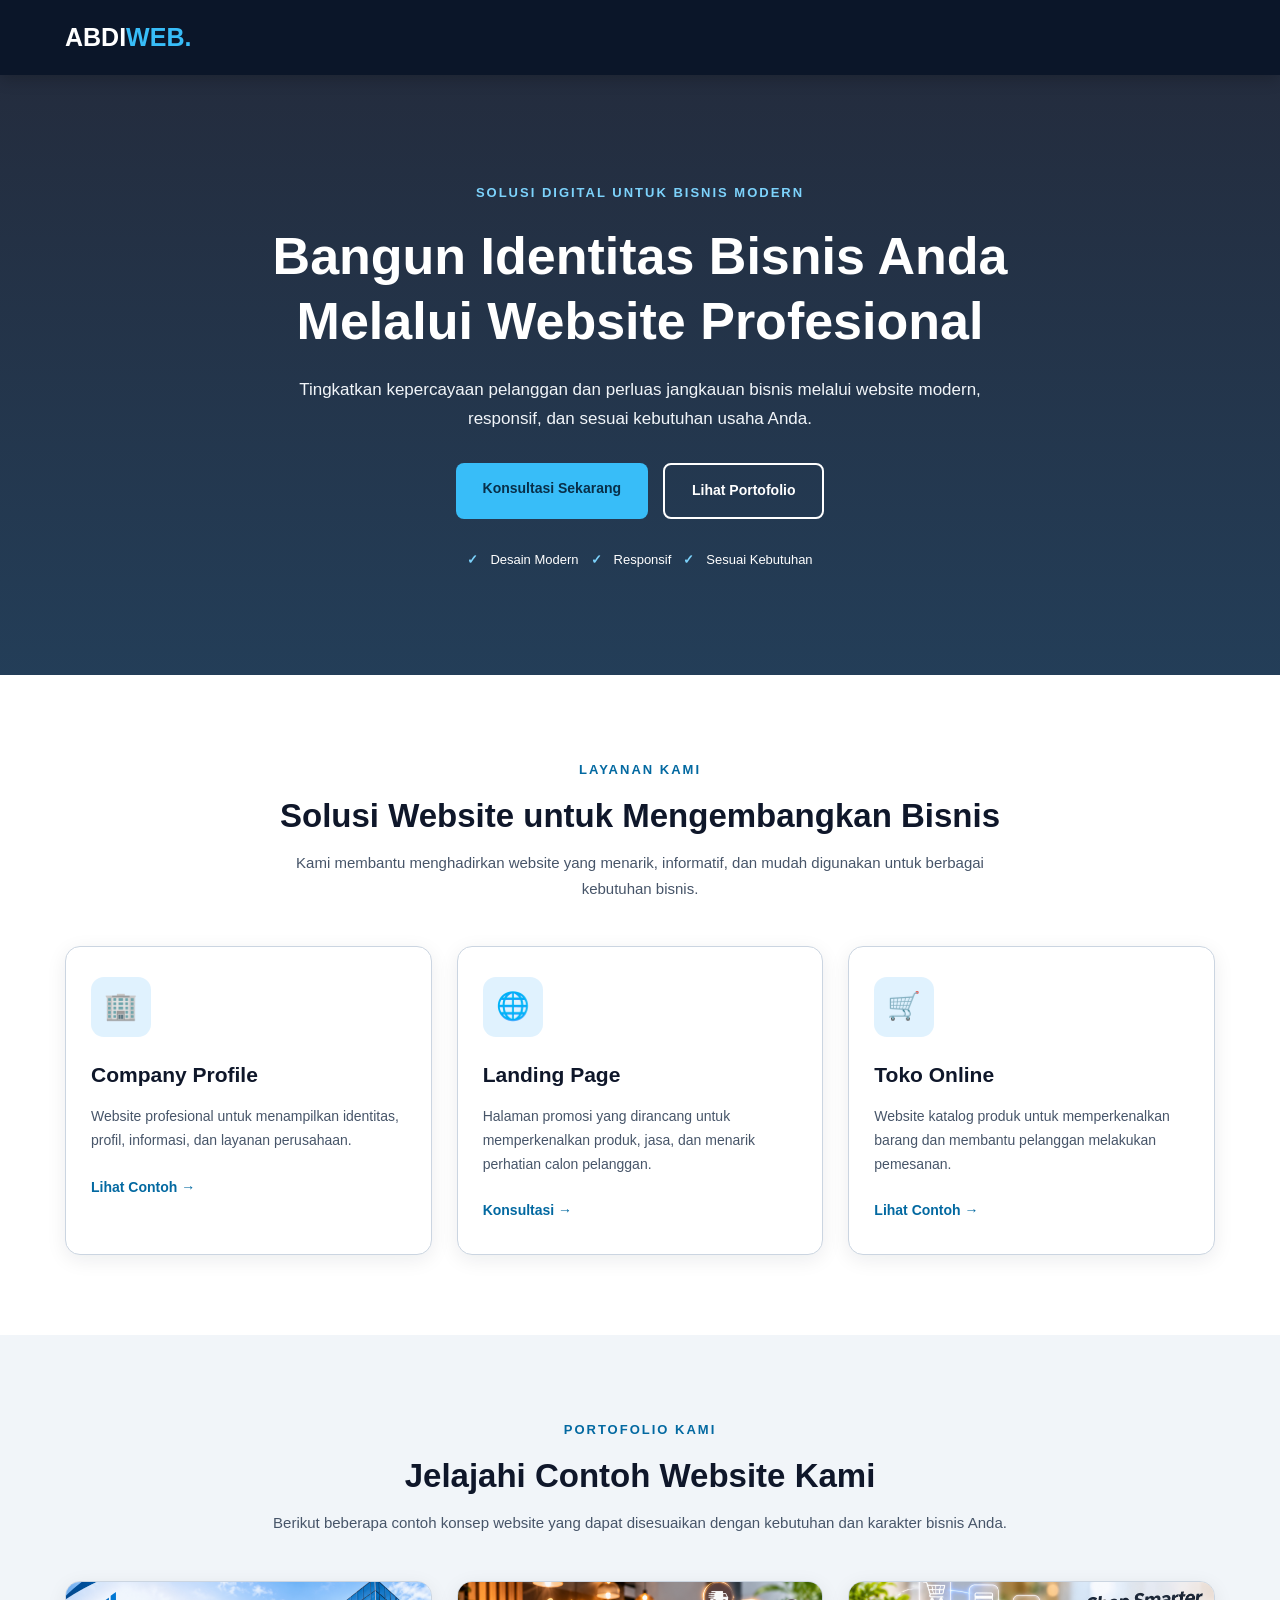
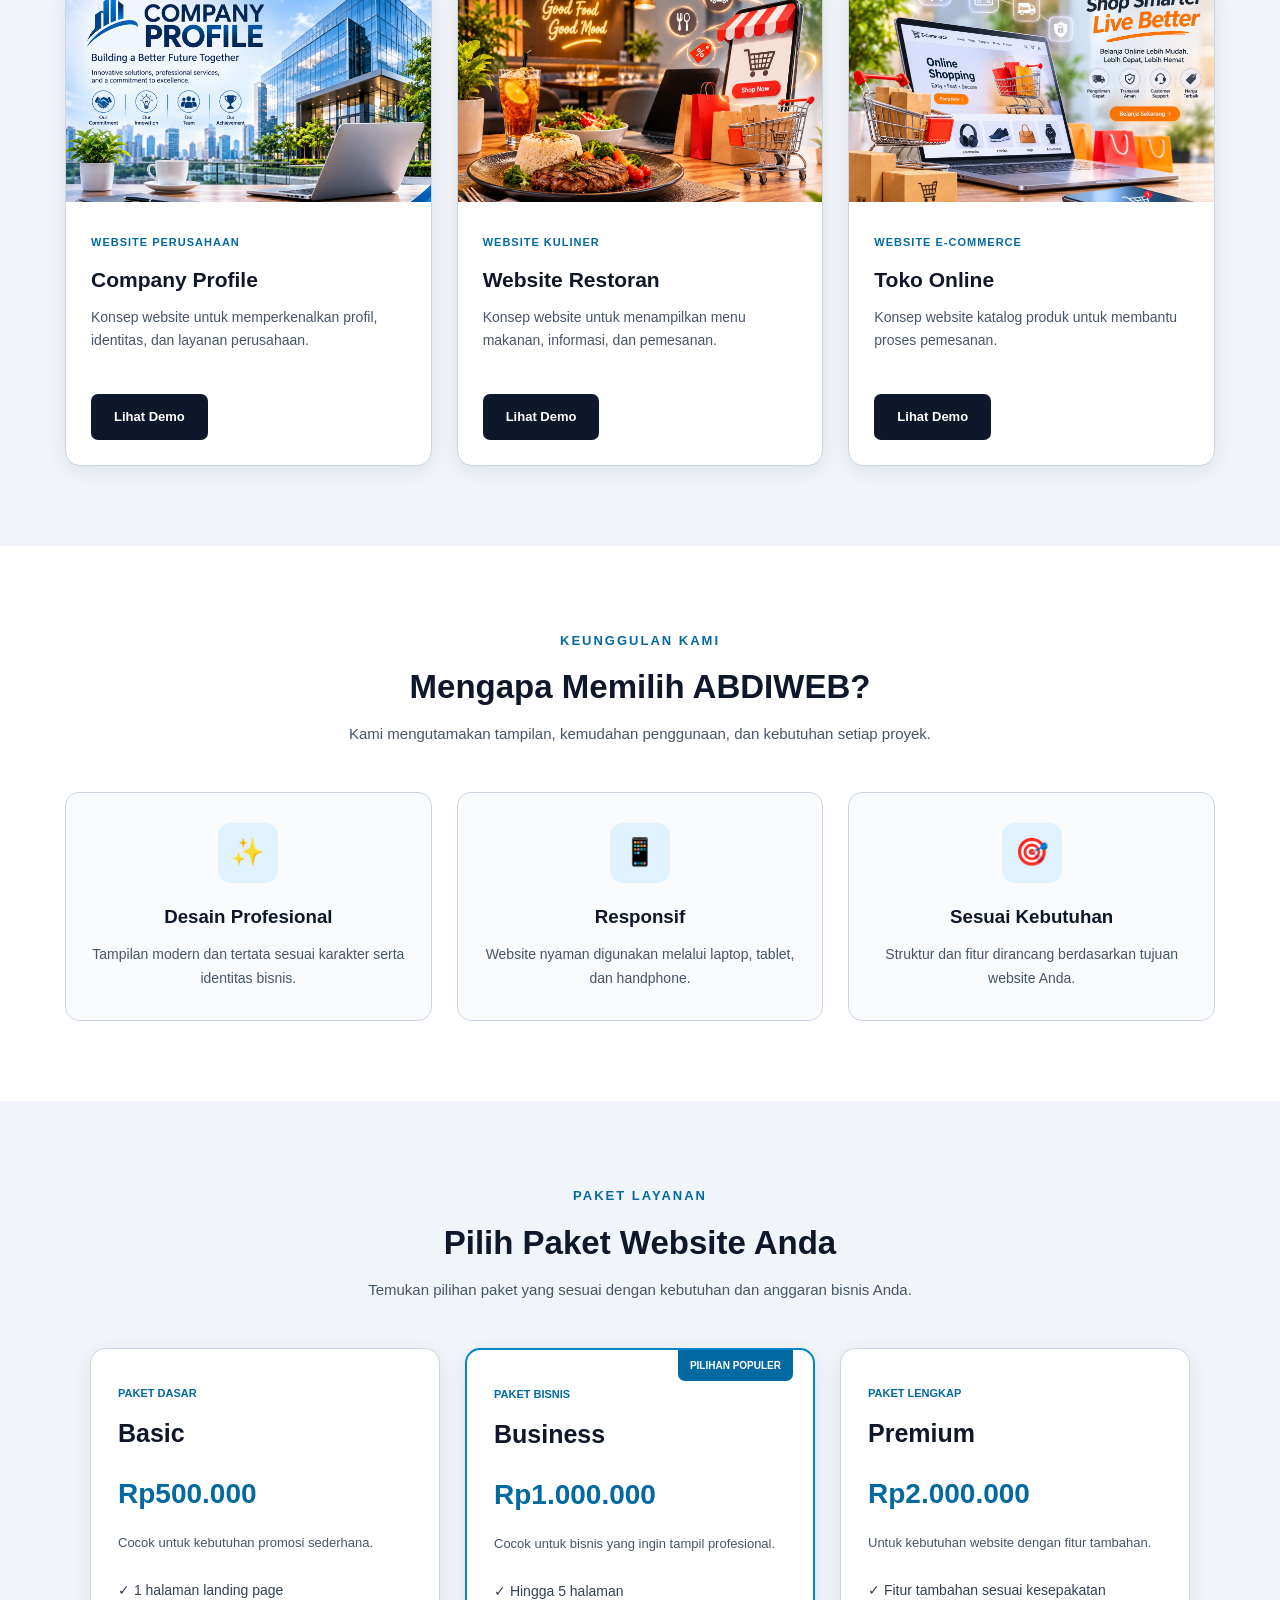
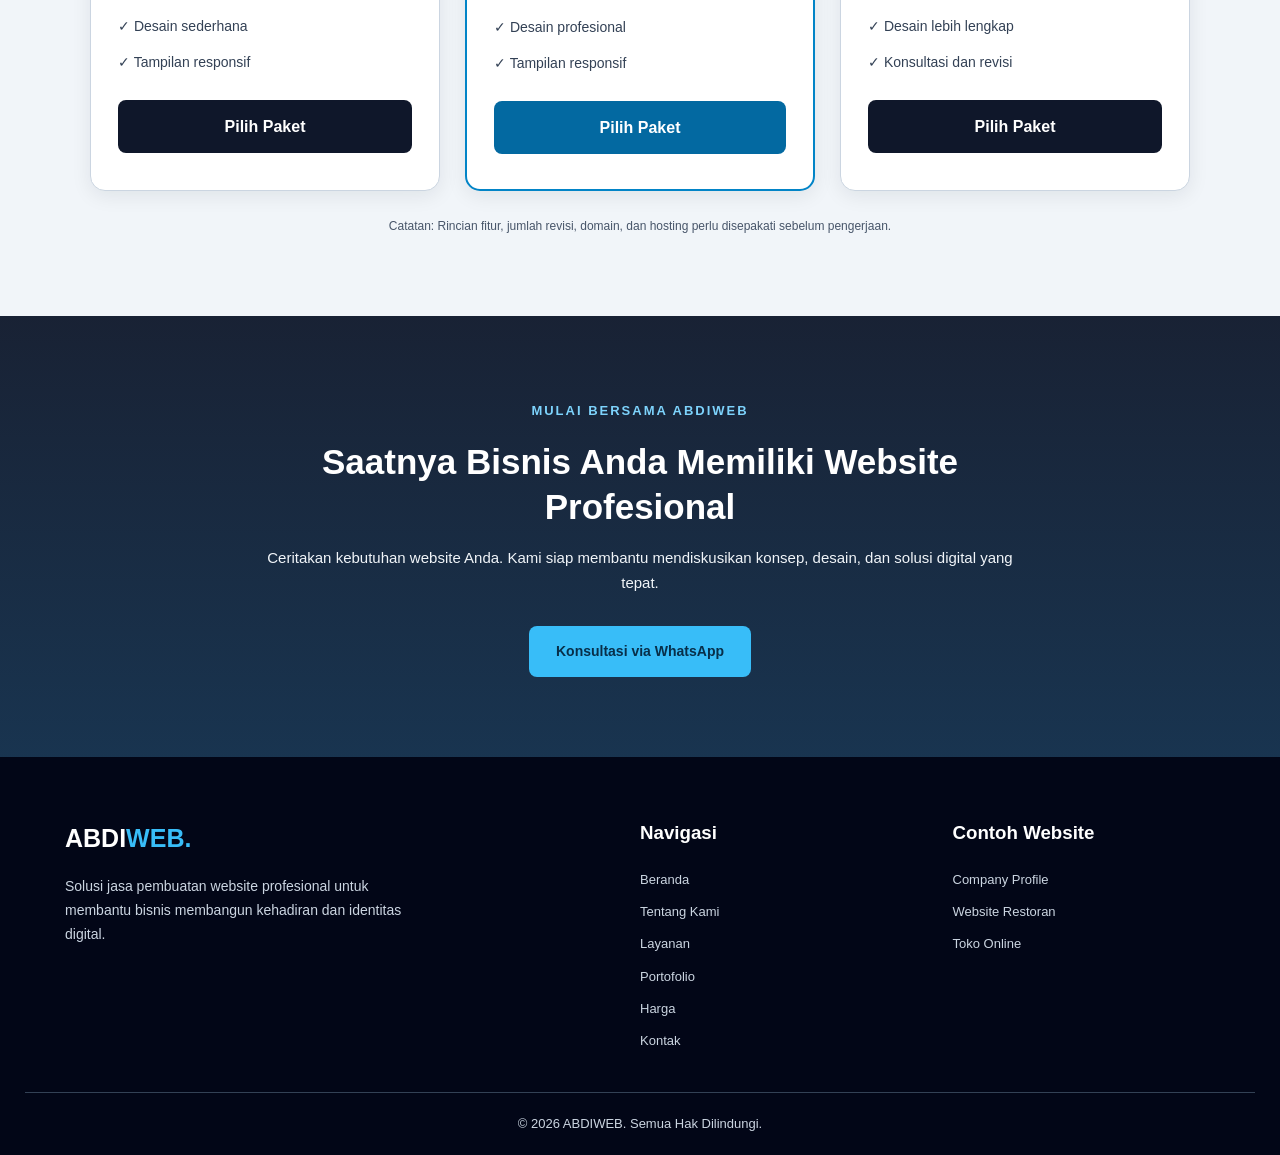
<file: index.html>
<!DOCTYPE html>
<html lang="id">
<head>
    <meta charset="UTF-8">
    <meta name="viewport" content="width=device-width, initial-scale=1.0">

    <title>ABDIWEB | Jasa Pembuatan Website Profesional</title>

    <meta name="description"
        content="ABDIWEB menyediakan jasa pembuatan website profesional, landing page, company profile, website restoran, dan toko online.">

    <meta name="theme-color" content="#0f172a">

    <link rel="stylesheet" href="style.css">
</head>

<body>

    <!-- NAVBAR -->
    <header class="header">
    <nav class="navbar" aria-label="Navigasi utama">

        <a href="#home" class="logo">
            ABDI<span>WEB.</span>
        </a>

        <!-- Tombol menu hamburger -->
        <button
            class="menu-toggle"
            id="menuToggle"
            type="button"
            aria-label="Buka menu navigasi"
            aria-expanded="false"
            aria-controls="mainMenu">

            <span></span>
            <span></span>
            <span></span>

        </button>

        <!-- Menu navigasi -->
        <ul class="menu" id="mainMenu">
            <li><a href="#home">Beranda</a></li>
            <li><a href="about.html">Tentang Kami</a></li>
            <li><a href="#layanan">Layanan</a></li>
            <li><a href="#portofolio">Portofolio</a></li>
            <li><a href="#harga">Harga</a></li>
            <li><a href="#kontak">Kontak</a></li>
        </ul>

    </nav>
</header>

    <main>

        <!-- HERO -->
        <section class="hero" id="home">

            <div class="hero-overlay"></div>

            <div class="hero-content">

                <span class="hero-label">
                    SOLUSI DIGITAL UNTUK BISNIS MODERN
                </span>

                <h1>
                    Bangun Identitas Bisnis Anda
                    Melalui Website Profesional
                </h1>

                <p>
                    Tingkatkan kepercayaan pelanggan dan perluas
                    jangkauan bisnis melalui website modern,
                    responsif, dan sesuai kebutuhan usaha Anda.
                </p>

                <div class="hero-buttons">
                    <a href="#kontak" class="btn btn-primary">
                        Konsultasi Sekarang
                    </a>

                    <a href="#portofolio" class="btn btn-outline">
                        Lihat Portofolio
                    </a>
                </div>

                <div class="hero-note">
                    <span>✓</span> Desain Modern
                    <span>✓</span> Responsif
                    <span>✓</span> Sesuai Kebutuhan
                </div>

            </div>

        </section>


        <!-- LAYANAN -->
        <section class="services section" id="layanan">

            <div class="section-title">
                <span class="section-label">LAYANAN KAMI</span>

                <h2>
                    Solusi Website untuk Mengembangkan Bisnis
                </h2>

                <p>
                    Kami membantu menghadirkan website yang
                    menarik, informatif, dan mudah digunakan
                    untuk berbagai kebutuhan bisnis.
                </p>
            </div>

            <div class="service-container">

                <article class="service-card">
                    <div class="card-icon">🏢</div>

                    <h3>Company Profile</h3>

                    <p>
                        Website profesional untuk menampilkan
                        identitas, profil, informasi, dan
                        layanan perusahaan.
                    </p>

                    <a href="company-profile.html" class="text-link">
                        Lihat Contoh →
                    </a>
                </article>


                <article class="service-card">
                    <div class="card-icon">🌐</div>

                    <h3>Landing Page</h3>

                    <p>
                        Halaman promosi yang dirancang untuk
                        memperkenalkan produk, jasa, dan
                        menarik perhatian calon pelanggan.
                    </p>

                    <a href="#kontak" class="text-link">
                        Konsultasi →
                    </a>
                </article>


                <article class="service-card">
                    <div class="card-icon">🛒</div>

                    <h3>Toko Online</h3>

                    <p>
                        Website katalog produk untuk
                        memperkenalkan barang dan membantu
                        pelanggan melakukan pemesanan.
                    </p>

                    <a href="toko-online.html" class="text-link">
                        Lihat Contoh →
                    </a>
                </article>

            </div>

        </section>


        <!-- PORTOFOLIO -->
        <section class="portfolio section" id="portofolio">

            <div class="section-title">
                <span class="section-label">PORTOFOLIO KAMI</span>

                <h2>
                    Jelajahi Contoh Website Kami
                </h2>

                <p>
                    Berikut beberapa contoh konsep website
                    yang dapat disesuaikan dengan kebutuhan
                    dan karakter bisnis Anda.
                </p>
            </div>

            <div class="portfolio-container">

                <!-- COMPANY PROFILE -->
                <article class="portfolio-card">

                    <div class="portfolio-image">
                        <img
                            src="images/company-profile.jpg.png"
                            alt="Contoh website Company Profile"
                            loading="lazy"
                        >
                    </div>

                    <div class="portfolio-info">
                        <span class="portfolio-category">
                            WEBSITE PERUSAHAAN
                        </span>

                        <h3>Company Profile</h3>

                        <p>
                            Konsep website untuk memperkenalkan
                            profil, identitas, dan layanan perusahaan.
                        </p>

                        <a href="company-profile.html"
                           class="demo-btn"
                           target="_blank"
                           rel="noopener noreferrer">
                            Lihat Demo
                        </a>
                    </div>

                </article>


                <!-- RESTAURANT -->
                <article class="portfolio-card">

                    <div class="portfolio-image">
                        <img
                            src="images/restaurant.jpg.png"
                            alt="Contoh website restoran"
                            loading="lazy"
                        >
                    </div>

                    <div class="portfolio-info">
                        <span class="portfolio-category">
                            WEBSITE KULINER
                        </span>

                        <h3>Website Restoran</h3>

                        <p>
                            Konsep website untuk menampilkan
                            menu makanan, informasi, dan pemesanan.
                        </p>

                        <a href="restaurant.html"
                           class="demo-btn"
                           target="_blank"
                           rel="noopener noreferrer">
                            Lihat Demo
                        </a>
                    </div>

                </article>


                <!-- ONLINE SHOP -->
                <article class="portfolio-card">

                    <div class="portfolio-image">
                        <img
                            src="images/toko-online.jpg.png"
                            alt="Contoh website toko online"
                            loading="lazy"
                        >
                    </div>

                    <div class="portfolio-info">
                        <span class="portfolio-category">
                            WEBSITE E-COMMERCE
                        </span>

                        <h3>Toko Online</h3>

                        <p>
                            Konsep website katalog produk
                            untuk membantu proses pemesanan.
                        </p>

                        <a href="toko-online.html"
                           class="demo-btn"
                           target="_blank"
                           rel="noopener noreferrer">
                            Lihat Demo
                        </a>
                    </div>

                </article>

            </div>

        </section>


        <!-- KEUNGGULAN -->
        <section class="advantages section">

            <div class="section-title">
                <span class="section-label">KEUNGGULAN KAMI</span>

                <h2>
                    Mengapa Memilih ABDIWEB?
                </h2>

                <p>
                    Kami mengutamakan tampilan, kemudahan
                    penggunaan, dan kebutuhan setiap proyek.
                </p>
            </div>

            <div class="advantage-container">

                <article class="advantage-card">
                    <div class="card-icon">✨</div>
                    <h3>Desain Profesional</h3>
                    <p>
                        Tampilan modern dan tertata sesuai
                        karakter serta identitas bisnis.
                    </p>
                </article>

                <article class="advantage-card">
                    <div class="card-icon">📱</div>
                    <h3>Responsif</h3>
                    <p>
                        Website nyaman digunakan melalui
                        laptop, tablet, dan handphone.
                    </p>
                </article>

                <article class="advantage-card">
                    <div class="card-icon">🎯</div>
                    <h3>Sesuai Kebutuhan</h3>
                    <p>
                        Struktur dan fitur dirancang
                        berdasarkan tujuan website Anda.
                    </p>
                </article>

            </div>

        </section>


        <!-- HARGA -->
        <section class="pricing section" id="harga">

            <div class="section-title">
                <span class="section-label">PAKET LAYANAN</span>

                <h2>
                    Pilih Paket Website Anda
                </h2>

                <p>
                    Temukan pilihan paket yang sesuai
                    dengan kebutuhan dan anggaran bisnis Anda.
                </p>
            </div>

            <div class="pricing-container">

                <!-- BASIC -->
                <article class="price-card">

                    <span class="package-label">PAKET DASAR</span>

                    <h3>Basic</h3>

                    <div class="price">
                        Rp500.000
                    </div>

                    <p class="price-description">
                        Cocok untuk kebutuhan promosi sederhana.
                    </p>

                    <ul>
                        <li>✓ 1 halaman landing page</li>
                        <li>✓ Desain sederhana</li>
                        <li>✓ Tampilan responsif</li>
                    </ul>

                    <a
                        href="https://wa.me/6281281234840?text=Halo%20ABDIWEB,%20saya%20tertarik%20dengan%20Paket%20Basic."
                        class="price-btn"
                        target="_blank"
                        rel="noopener noreferrer">
                        Pilih Paket
                    </a>

                </article>


                <!-- BUSINESS -->
                <article class="price-card featured">

                    <span class="popular-label">
                        PILIHAN POPULER
                    </span>

                    <span class="package-label">PAKET BISNIS</span>

                    <h3>Business</h3>

                    <div class="price">
                        Rp1.000.000
                    </div>

                    <p class="price-description">
                        Cocok untuk bisnis yang ingin tampil profesional.
                    </p>

                    <ul>
                        <li>✓ Hingga 5 halaman</li>
                        <li>✓ Desain profesional</li>
                        <li>✓ Tampilan responsif</li>
                    </ul>

                    <a
                        href="https://wa.me/6281281234840?text=Halo%20ABDIWEB,%20saya%20tertarik%20dengan%20Paket%20Business."
                        class="price-btn"
                        target="_blank"
                        rel="noopener noreferrer">
                        Pilih Paket
                    </a>

                </article>


                <!-- PREMIUM -->
                <article class="price-card">

                    <span class="package-label">PAKET LENGKAP</span>

                    <h3>Premium</h3>

                    <div class="price">
                        Rp2.000.000
                    </div>

                    <p class="price-description">
                        Untuk kebutuhan website dengan fitur tambahan.
                    </p>

                    <ul>
                        <li>✓ Fitur tambahan sesuai kesepakatan</li>
                        <li>✓ Desain lebih lengkap</li>
                        <li>✓ Konsultasi dan revisi</li>
                    </ul>

                    <a
                        href="https://wa.me/6281281234840?text=Halo%20ABDIWEB,%20saya%20tertarik%20dengan%20Paket%20Premium."
                        class="price-btn"
                        target="_blank"
                        rel="noopener noreferrer">
                        Pilih Paket
                    </a>

                </article>

            </div>

            <p class="pricing-note">
                Catatan: Rincian fitur, jumlah revisi, domain,
                dan hosting perlu disepakati sebelum pengerjaan.
            </p>

        </section>


        <!-- KONTAK -->
        <section class="contact section" id="kontak">

            <div class="contact-content">

                <span class="section-label">
                    MULAI BERSAMA ABDIWEB
                </span>

                <h2>
                    Saatnya Bisnis Anda Memiliki
                    Website Profesional
                </h2>

                <p>
                    Ceritakan kebutuhan website Anda.
                    Kami siap membantu mendiskusikan konsep,
                    desain, dan solusi digital yang tepat.
                </p>

                <a
                    href="https://wa.me/6281281234840?text=Halo%20ABDIWEB,%20saya%20ingin%20berkonsultasi%20mengenai%20pembuatan%20website."
                    target="_blank"
                    rel="noopener noreferrer"
                    class="btn btn-primary">
                    Konsultasi via WhatsApp
                </a>

            </div>

        </section>

    </main>


    <!-- FOOTER -->
    <footer class="footer">

        <div class="footer-content">

            <div class="footer-brand">
                <a href="#home" class="logo">
                    ABDI<span>WEB.</span>
                </a>

                <p>
                    Solusi jasa pembuatan website profesional
                    untuk membantu bisnis membangun kehadiran
                    dan identitas digital.
                </p>
            </div>


            <div class="footer-links">
                <h3>Navigasi</h3>

                <a href="#home">Beranda</a>
                <a href="about.html">Tentang Kami</a>
                <a href="#layanan">Layanan</a>
                <a href="#portofolio">Portofolio</a>
                <a href="#harga">Harga</a>
                <a href="#kontak">Kontak</a>
            </div>


            <div class="footer-links">
                <h3>Contoh Website</h3>

                <a href="company-profile.html">
                    Company Profile
                </a>

                <a href="restaurant.html">
                    Website Restoran
                </a>

                <a href="toko-online.html">
                    Toko Online
                </a>
            </div>

        </div>

        <div class="footer-bottom">
            <p>
                © 2026 ABDIWEB. Semua Hak Dilindungi.
            </p>
        </div>

    </footer>
    <script>
    // Menu hamburger ABDIWEB
const menuToggle = document.getElementById("menuToggle");
const mainMenu = document.getElementById("mainMenu");

menuToggle.addEventListener("click", function () {
    const isOpen = mainMenu.classList.toggle("active");

    menuToggle.setAttribute("aria-expanded", isOpen);

    menuToggle.setAttribute(
        "aria-label",
        isOpen ? "Tutup menu navigasi" : "Buka menu navigasi"
    );
});

// Tutup menu setelah salah satu link dipilih
mainMenu.querySelectorAll("a").forEach(function (link) {
    link.addEventListener("click", function () {
        mainMenu.classList.remove("active");
        menuToggle.setAttribute("aria-expanded", "false");
        menuToggle.setAttribute("aria-label", "Buka menu navigasi");
    });
});
</script>

</body>
</html>
</file>
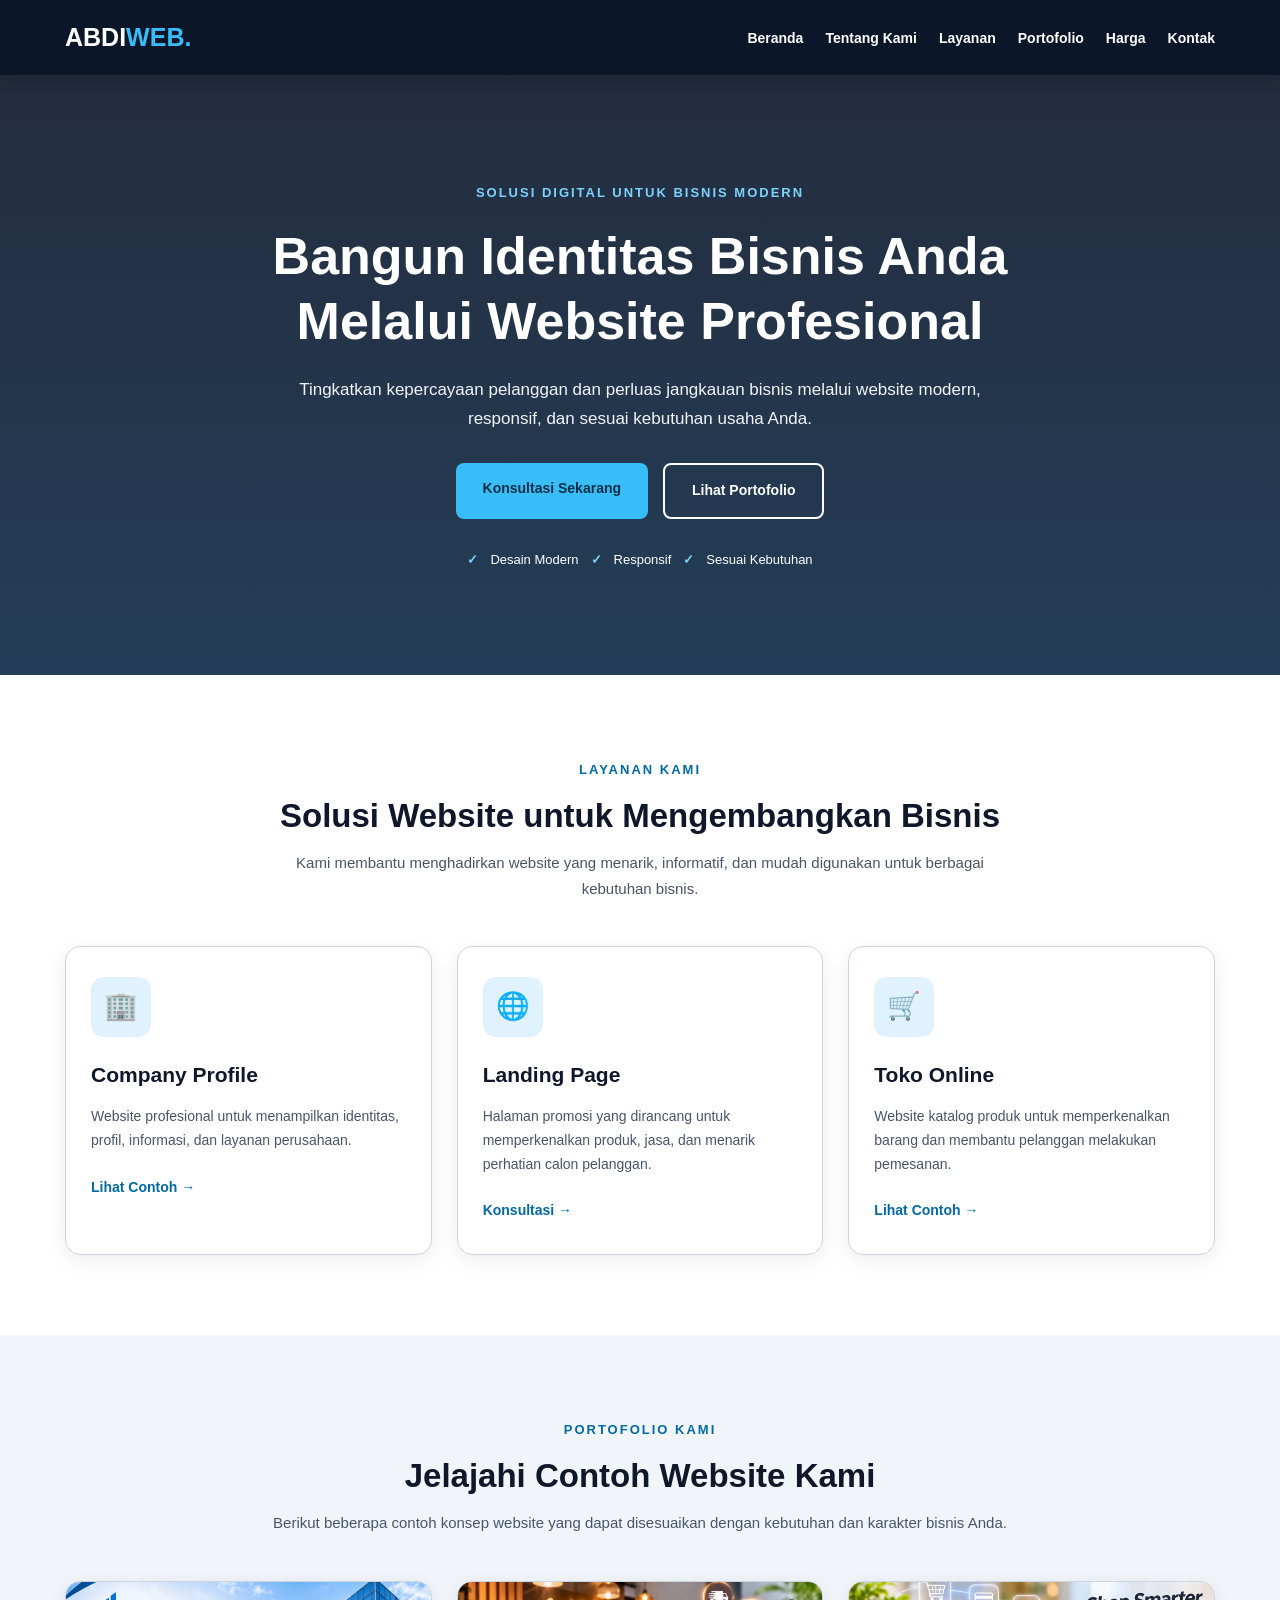
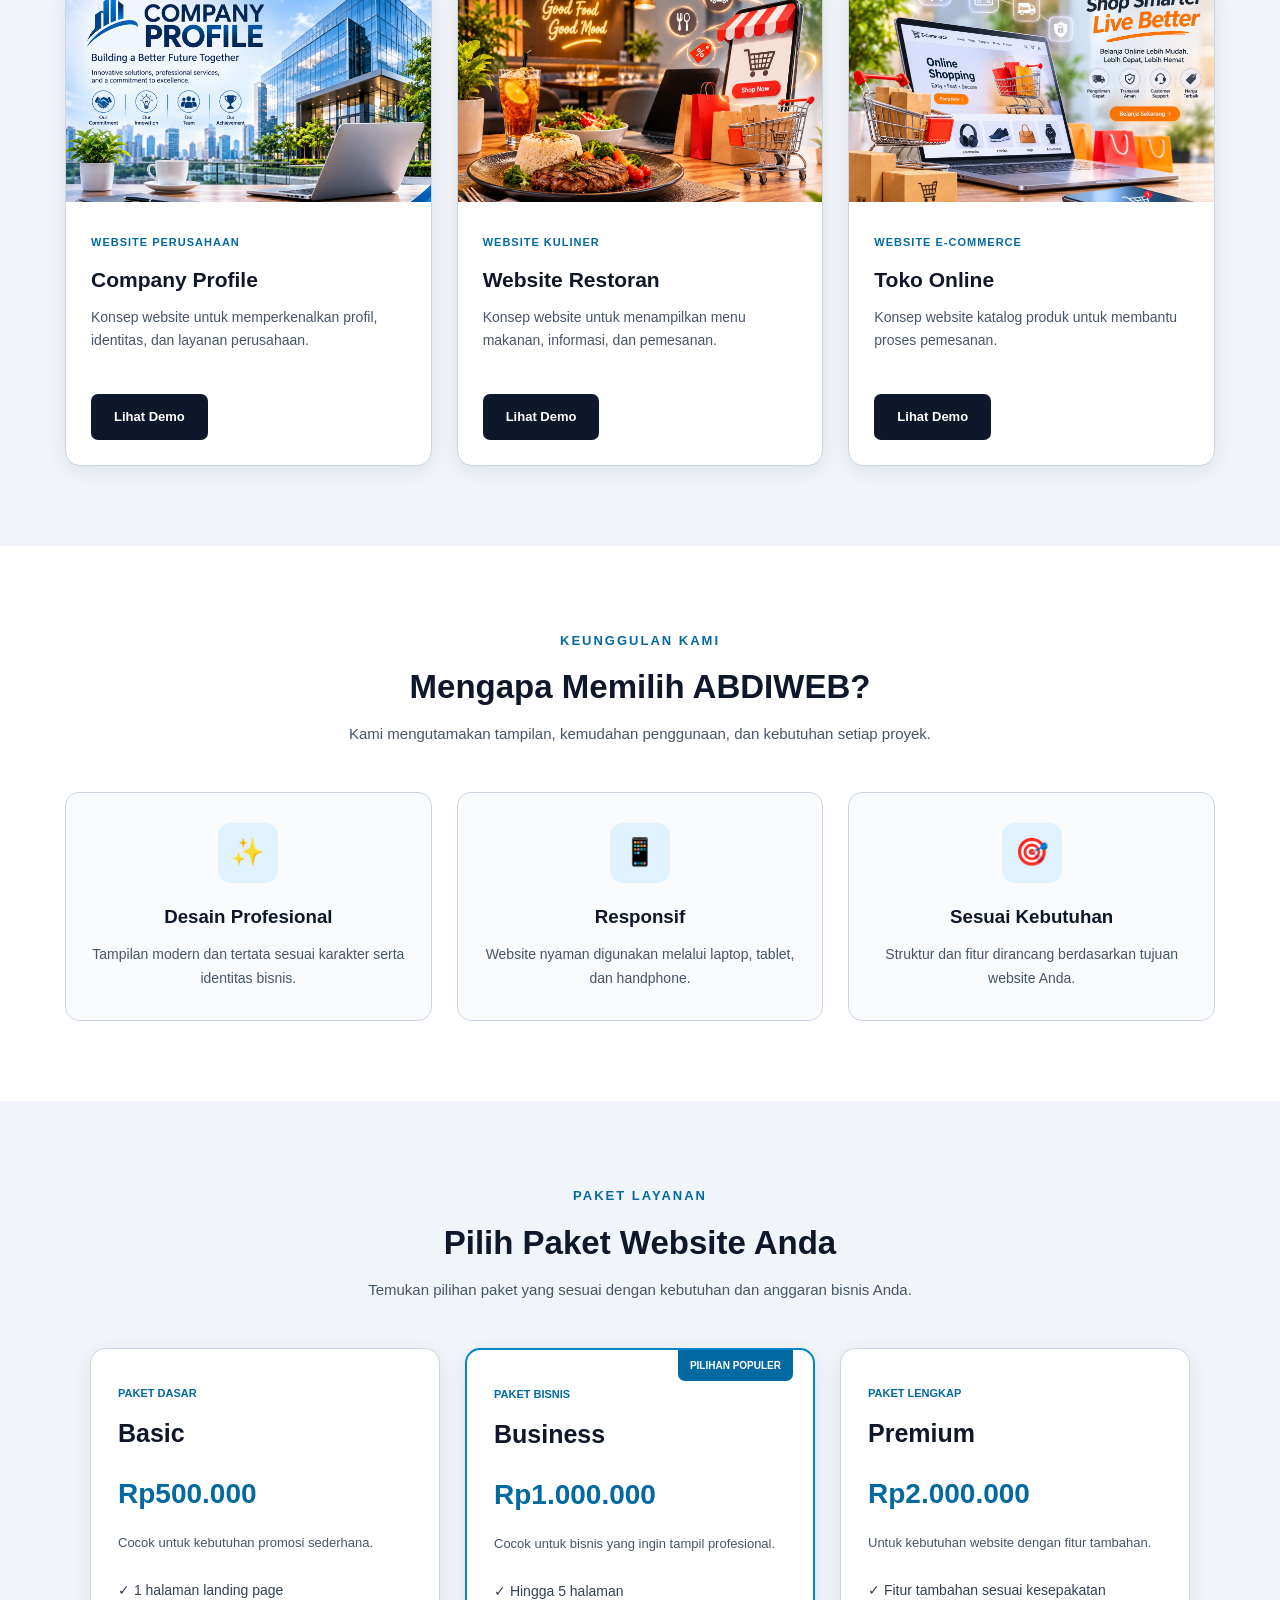
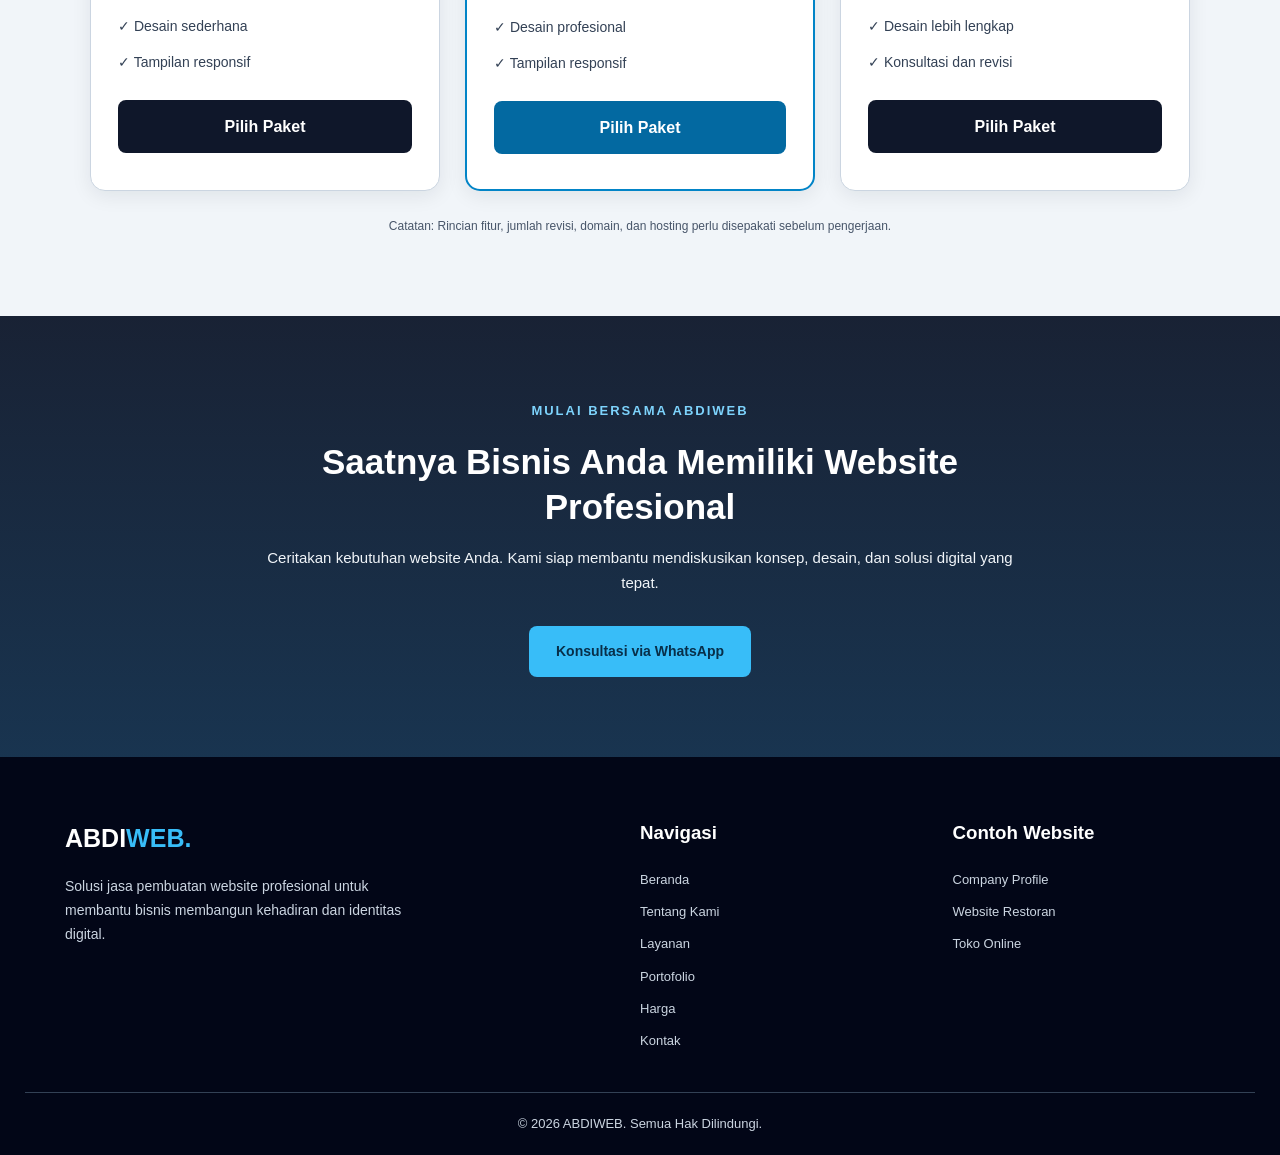
<file: JASA-WEBSITE/index.html>
<!DOCTYPE html>
<html lang="id">
<head>
    <meta charset="UTF-8">
    <meta name="viewport" content="width=device-width, initial-scale=1.0">

    <title>ABDIWEB | Jasa Pembuatan Website Profesional</title>

    <meta name="description"
        content="ABDIWEB menyediakan jasa pembuatan website profesional, landing page, company profile, website restoran, dan toko online.">

    <meta name="theme-color" content="#0f172a">

    <link rel="stylesheet" href="style.css">
</head>

<body>

    <!-- NAVBAR -->
    <header class="header">
        <nav class="navbar" aria-label="Navigasi utama">

            <a href="#home" class="logo">
                ABDI<span>WEB.</span>
            </a>

            <ul class="menu">
                <li><a href="#home">Beranda</a></li>
                <li><a href="about.html">Tentang Kami</a></li>
                <li><a href="#layanan">Layanan</a></li>
                <li><a href="#portofolio">Portofolio</a></li>
                <li><a href="#harga">Harga</a></li>
                <li><a href="#kontak">Kontak</a></li>
            </ul>

        </nav>
    </header>


    <main>

        <!-- HERO -->
        <section class="hero" id="home">

            <div class="hero-overlay"></div>

            <div class="hero-content">

                <span class="hero-label">
                    SOLUSI DIGITAL UNTUK BISNIS MODERN
                </span>

                <h1>
                    Bangun Identitas Bisnis Anda
                    Melalui Website Profesional
                </h1>

                <p>
                    Tingkatkan kepercayaan pelanggan dan perluas
                    jangkauan bisnis melalui website modern,
                    responsif, dan sesuai kebutuhan usaha Anda.
                </p>

                <div class="hero-buttons">
                    <a href="#kontak" class="btn btn-primary">
                        Konsultasi Sekarang
                    </a>

                    <a href="#portofolio" class="btn btn-outline">
                        Lihat Portofolio
                    </a>
                </div>

                <div class="hero-note">
                    <span>✓</span> Desain Modern
                    <span>✓</span> Responsif
                    <span>✓</span> Sesuai Kebutuhan
                </div>

            </div>

        </section>


        <!-- LAYANAN -->
        <section class="services section" id="layanan">

            <div class="section-title">
                <span class="section-label">LAYANAN KAMI</span>

                <h2>
                    Solusi Website untuk Mengembangkan Bisnis
                </h2>

                <p>
                    Kami membantu menghadirkan website yang
                    menarik, informatif, dan mudah digunakan
                    untuk berbagai kebutuhan bisnis.
                </p>
            </div>

            <div class="service-container">

                <article class="service-card">
                    <div class="card-icon">🏢</div>

                    <h3>Company Profile</h3>

                    <p>
                        Website profesional untuk menampilkan
                        identitas, profil, informasi, dan
                        layanan perusahaan.
                    </p>

                    <a href="company-profile.html" class="text-link">
                        Lihat Contoh →
                    </a>
                </article>


                <article class="service-card">
                    <div class="card-icon">🌐</div>

                    <h3>Landing Page</h3>

                    <p>
                        Halaman promosi yang dirancang untuk
                        memperkenalkan produk, jasa, dan
                        menarik perhatian calon pelanggan.
                    </p>

                    <a href="#kontak" class="text-link">
                        Konsultasi →
                    </a>
                </article>


                <article class="service-card">
                    <div class="card-icon">🛒</div>

                    <h3>Toko Online</h3>

                    <p>
                        Website katalog produk untuk
                        memperkenalkan barang dan membantu
                        pelanggan melakukan pemesanan.
                    </p>

                    <a href="toko-online.html" class="text-link">
                        Lihat Contoh →
                    </a>
                </article>

            </div>

        </section>


        <!-- PORTOFOLIO -->
        <section class="portfolio section" id="portofolio">

            <div class="section-title">
                <span class="section-label">PORTOFOLIO KAMI</span>

                <h2>
                    Jelajahi Contoh Website Kami
                </h2>

                <p>
                    Berikut beberapa contoh konsep website
                    yang dapat disesuaikan dengan kebutuhan
                    dan karakter bisnis Anda.
                </p>
            </div>

            <div class="portfolio-container">

                <!-- COMPANY PROFILE -->
                <article class="portfolio-card">

                    <div class="portfolio-image">
                        <img
                            src="images/company-profile.jpg.png"
                            alt="Contoh website Company Profile"
                            loading="lazy"
                        >
                    </div>

                    <div class="portfolio-info">
                        <span class="portfolio-category">
                            WEBSITE PERUSAHAAN
                        </span>

                        <h3>Company Profile</h3>

                        <p>
                            Konsep website untuk memperkenalkan
                            profil, identitas, dan layanan perusahaan.
                        </p>

                        <a href="company-profile.html"
                           class="demo-btn"
                           target="_blank"
                           rel="noopener noreferrer">
                            Lihat Demo
                        </a>
                    </div>

                </article>


                <!-- RESTAURANT -->
                <article class="portfolio-card">

                    <div class="portfolio-image">
                        <img
                            src="images/restaurant.jpg.png"
                            alt="Contoh website restoran"
                            loading="lazy"
                        >
                    </div>

                    <div class="portfolio-info">
                        <span class="portfolio-category">
                            WEBSITE KULINER
                        </span>

                        <h3>Website Restoran</h3>

                        <p>
                            Konsep website untuk menampilkan
                            menu makanan, informasi, dan pemesanan.
                        </p>

                        <a href="restaurant.html"
                           class="demo-btn"
                           target="_blank"
                           rel="noopener noreferrer">
                            Lihat Demo
                        </a>
                    </div>

                </article>


                <!-- ONLINE SHOP -->
                <article class="portfolio-card">

                    <div class="portfolio-image">
                        <img
                            src="images/toko-online.jpg.png"
                            alt="Contoh website toko online"
                            loading="lazy"
                        >
                    </div>

                    <div class="portfolio-info">
                        <span class="portfolio-category">
                            WEBSITE E-COMMERCE
                        </span>

                        <h3>Toko Online</h3>

                        <p>
                            Konsep website katalog produk
                            untuk membantu proses pemesanan.
                        </p>

                        <a href="toko-online.html"
                           class="demo-btn"
                           target="_blank"
                           rel="noopener noreferrer">
                            Lihat Demo
                        </a>
                    </div>

                </article>

            </div>

        </section>


        <!-- KEUNGGULAN -->
        <section class="advantages section">

            <div class="section-title">
                <span class="section-label">KEUNGGULAN KAMI</span>

                <h2>
                    Mengapa Memilih ABDIWEB?
                </h2>

                <p>
                    Kami mengutamakan tampilan, kemudahan
                    penggunaan, dan kebutuhan setiap proyek.
                </p>
            </div>

            <div class="advantage-container">

                <article class="advantage-card">
                    <div class="card-icon">✨</div>
                    <h3>Desain Profesional</h3>
                    <p>
                        Tampilan modern dan tertata sesuai
                        karakter serta identitas bisnis.
                    </p>
                </article>

                <article class="advantage-card">
                    <div class="card-icon">📱</div>
                    <h3>Responsif</h3>
                    <p>
                        Website nyaman digunakan melalui
                        laptop, tablet, dan handphone.
                    </p>
                </article>

                <article class="advantage-card">
                    <div class="card-icon">🎯</div>
                    <h3>Sesuai Kebutuhan</h3>
                    <p>
                        Struktur dan fitur dirancang
                        berdasarkan tujuan website Anda.
                    </p>
                </article>

            </div>

        </section>


        <!-- HARGA -->
        <section class="pricing section" id="harga">

            <div class="section-title">
                <span class="section-label">PAKET LAYANAN</span>

                <h2>
                    Pilih Paket Website Anda
                </h2>

                <p>
                    Temukan pilihan paket yang sesuai
                    dengan kebutuhan dan anggaran bisnis Anda.
                </p>
            </div>

            <div class="pricing-container">

                <!-- BASIC -->
                <article class="price-card">

                    <span class="package-label">PAKET DASAR</span>

                    <h3>Basic</h3>

                    <div class="price">
                        Rp500.000
                    </div>

                    <p class="price-description">
                        Cocok untuk kebutuhan promosi sederhana.
                    </p>

                    <ul>
                        <li>✓ 1 halaman landing page</li>
                        <li>✓ Desain sederhana</li>
                        <li>✓ Tampilan responsif</li>
                    </ul>

                    <a
                        href="https://wa.me/6281281234840?text=Halo%20ABDIWEB,%20saya%20tertarik%20dengan%20Paket%20Basic."
                        class="price-btn"
                        target="_blank"
                        rel="noopener noreferrer">
                        Pilih Paket
                    </a>

                </article>


                <!-- BUSINESS -->
                <article class="price-card featured">

                    <span class="popular-label">
                        PILIHAN POPULER
                    </span>

                    <span class="package-label">PAKET BISNIS</span>

                    <h3>Business</h3>

                    <div class="price">
                        Rp1.000.000
                    </div>

                    <p class="price-description">
                        Cocok untuk bisnis yang ingin tampil profesional.
                    </p>

                    <ul>
                        <li>✓ Hingga 5 halaman</li>
                        <li>✓ Desain profesional</li>
                        <li>✓ Tampilan responsif</li>
                    </ul>

                    <a
                        href="https://wa.me/6281281234840?text=Halo%20ABDIWEB,%20saya%20tertarik%20dengan%20Paket%20Business."
                        class="price-btn"
                        target="_blank"
                        rel="noopener noreferrer">
                        Pilih Paket
                    </a>

                </article>


                <!-- PREMIUM -->
                <article class="price-card">

                    <span class="package-label">PAKET LENGKAP</span>

                    <h3>Premium</h3>

                    <div class="price">
                        Rp2.000.000
                    </div>

                    <p class="price-description">
                        Untuk kebutuhan website dengan fitur tambahan.
                    </p>

                    <ul>
                        <li>✓ Fitur tambahan sesuai kesepakatan</li>
                        <li>✓ Desain lebih lengkap</li>
                        <li>✓ Konsultasi dan revisi</li>
                    </ul>

                    <a
                        href="https://wa.me/6281281234840?text=Halo%20ABDIWEB,%20saya%20tertarik%20dengan%20Paket%20Premium."
                        class="price-btn"
                        target="_blank"
                        rel="noopener noreferrer">
                        Pilih Paket
                    </a>

                </article>

            </div>

            <p class="pricing-note">
                Catatan: Rincian fitur, jumlah revisi, domain,
                dan hosting perlu disepakati sebelum pengerjaan.
            </p>

        </section>


        <!-- KONTAK -->
        <section class="contact section" id="kontak">

            <div class="contact-content">

                <span class="section-label">
                    MULAI BERSAMA ABDIWEB
                </span>

                <h2>
                    Saatnya Bisnis Anda Memiliki
                    Website Profesional
                </h2>

                <p>
                    Ceritakan kebutuhan website Anda.
                    Kami siap membantu mendiskusikan konsep,
                    desain, dan solusi digital yang tepat.
                </p>

                <a
                    href="https://wa.me/6281281234840?text=Halo%20ABDIWEB,%20saya%20ingin%20berkonsultasi%20mengenai%20pembuatan%20website."
                    target="_blank"
                    rel="noopener noreferrer"
                    class="btn btn-primary">
                    Konsultasi via WhatsApp
                </a>

            </div>

        </section>

    </main>


    <!-- FOOTER -->
    <footer class="footer">

        <div class="footer-content">

            <div class="footer-brand">
                <a href="#home" class="logo">
                    ABDI<span>WEB.</span>
                </a>

                <p>
                    Solusi jasa pembuatan website profesional
                    untuk membantu bisnis membangun kehadiran
                    dan identitas digital.
                </p>
            </div>


            <div class="footer-links">
                <h3>Navigasi</h3>

                <a href="#home">Beranda</a>
                <a href="about.html">Tentang Kami</a>
                <a href="#layanan">Layanan</a>
                <a href="#portofolio">Portofolio</a>
                <a href="#harga">Harga</a>
                <a href="#kontak">Kontak</a>
            </div>


            <div class="footer-links">
                <h3>Contoh Website</h3>

                <a href="company-profile.html">
                    Company Profile
                </a>

                <a href="restaurant.html">
                    Website Restoran
                </a>

                <a href="toko-online.html">
                    Toko Online
                </a>
            </div>

        </div>

        <div class="footer-bottom">
            <p>
                © 2026 ABDIWEB. Semua Hak Dilindungi.
            </p>
        </div>

    </footer>

</body>
</html>
</file>
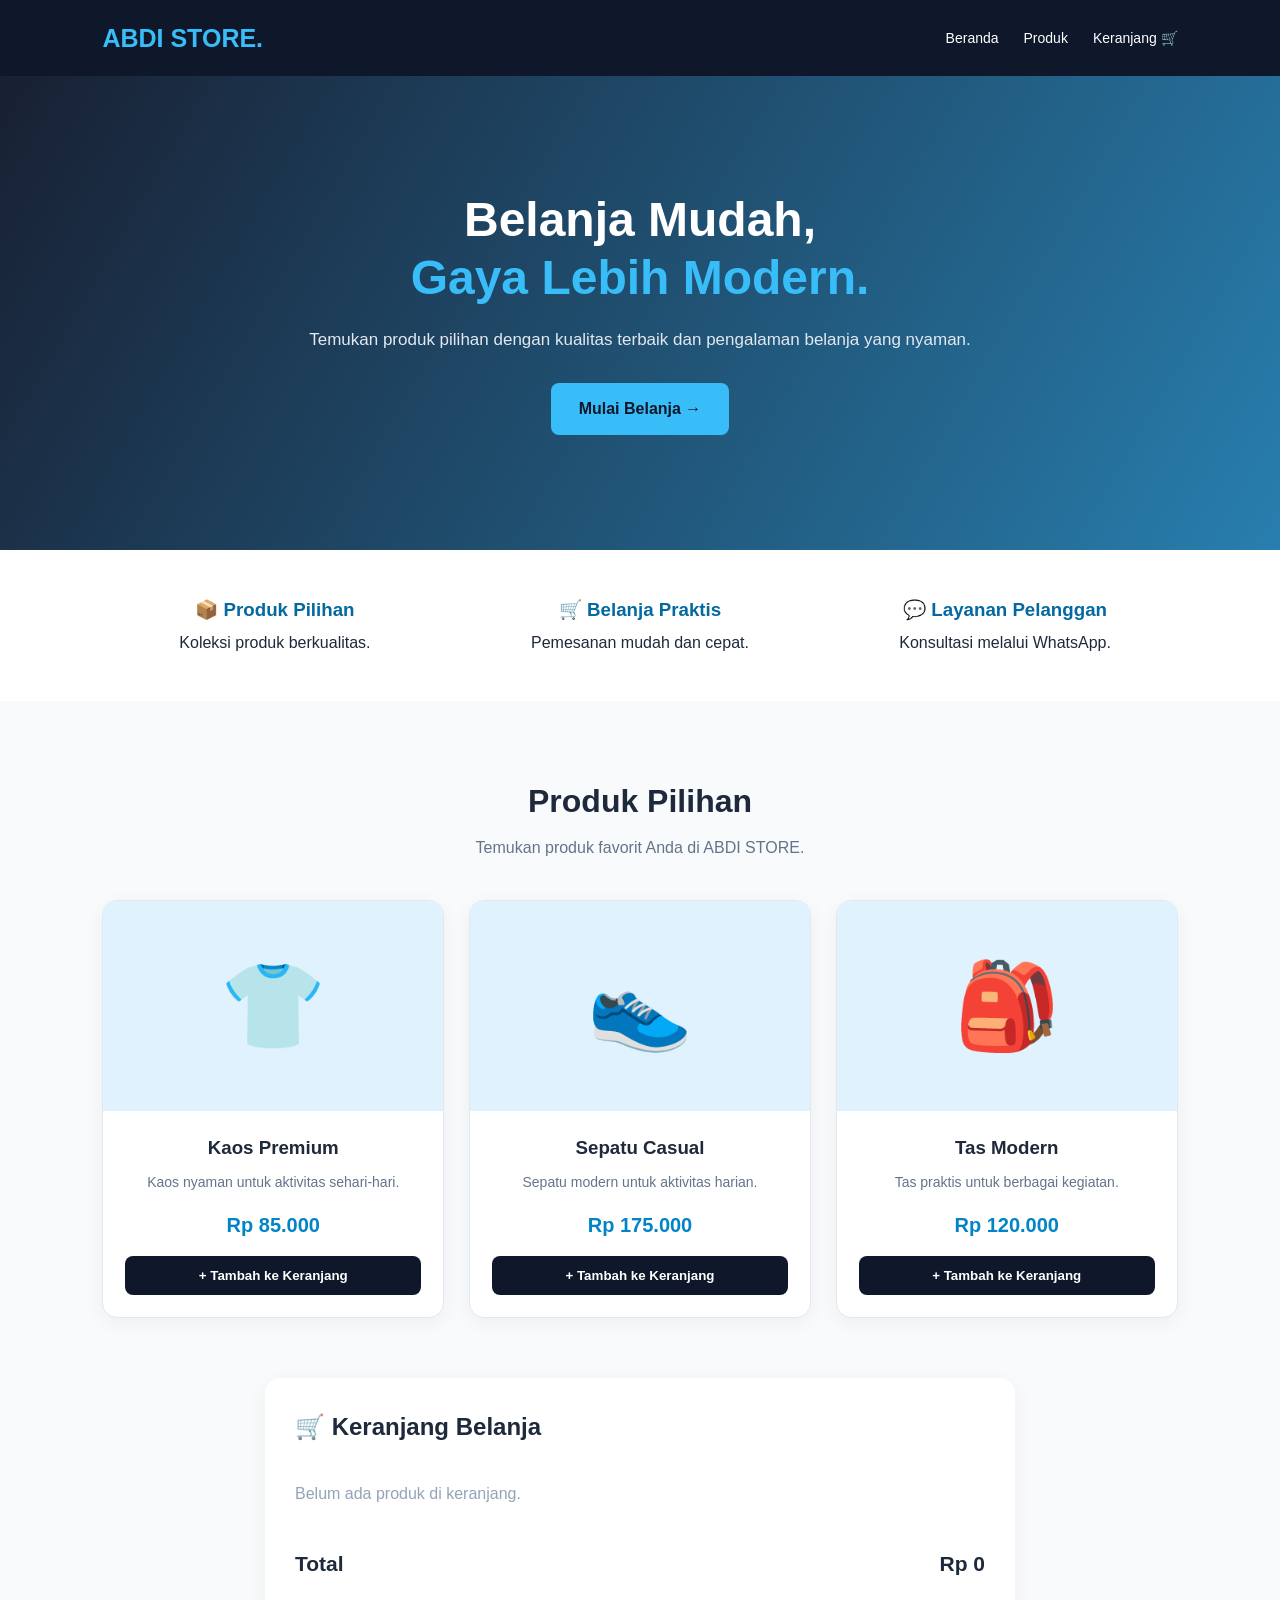
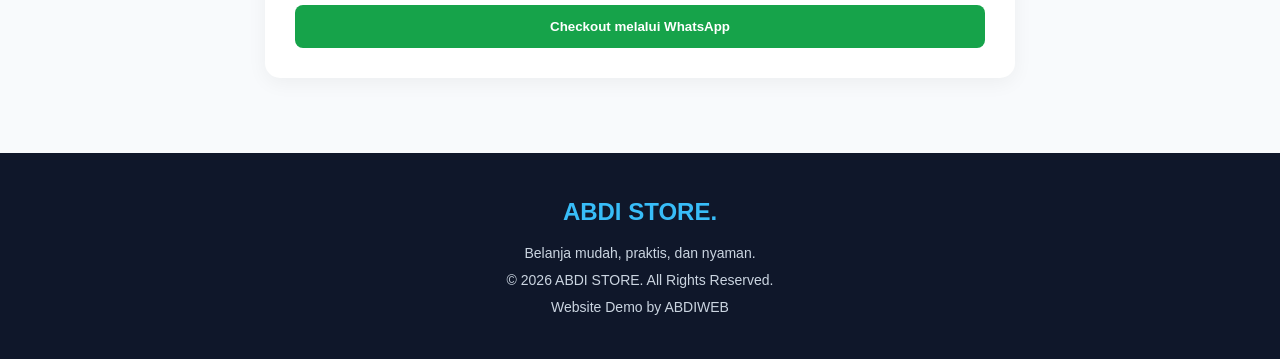
<file: toko-online.html>
<!DOCTYPE html>
<html lang="id">
<head>
<meta charset="UTF-8">
<meta name="viewport" content="width=device-width, initial-scale=1.0">

<title>ABDI STORE | Belanja Online</title>

<style>
* {
    margin: 0;
    padding: 0;
    box-sizing: border-box;
    font-family: Arial, sans-serif;
    scroll-behavior: smooth;
}

body {
    background: #f8fafc;
    color: #1e293b;
    line-height: 1.6;
}

/* HEADER */

header {
    background: #0f172a;
    color: white;
    padding: 18px 8%;
    display: flex;
    justify-content: space-between;
    align-items: center;
    position: sticky;
    top: 0;
    z-index: 100;
}

.logo {
    font-size: 25px;
    font-weight: bold;
    color: #38bdf8;
}

nav {
    display: flex;
    align-items: center;
    gap: 25px;
}

nav a {
    color: white;
    text-decoration: none;
    font-size: 14px;
    transition: .3s;
}

nav a:hover {
    color: #38bdf8;
}

/* HERO */

.hero {
    background:
    linear-gradient(120deg,
    rgba(15,23,42,.96),
    rgba(3,105,161,.85)),
    url("https://images.unsplash.com/photo-1441986300917-64674bd600d8?w=1600");

    background-size: cover;
    background-position: center;
    color: white;
    text-align: center;
    padding: 115px 8%;
}

.hero span {
    color: #38bdf8;
}

.hero h1 {
    font-size: 48px;
    line-height: 1.2;
    margin-bottom: 20px;
}

.hero p {
    font-size: 17px;
    color: #e2e8f0;
    margin-bottom: 30px;
}

.btn {
    display: inline-block;
    background: #38bdf8;
    color: #0f172a;
    padding: 13px 28px;
    border-radius: 8px;
    text-decoration: none;
    font-weight: bold;
    transition: .3s;
}

.btn:hover {
    background: white;
    transform: translateY(-3px);
}

/* BENEFIT */

.benefits {
    display: grid;
    grid-template-columns: repeat(3, 1fr);
    gap: 20px;
    padding: 30px 8%;
    background: white;
}

.benefit {
    text-align: center;
    padding: 15px;
}

.benefit h3 {
    color: #0369a1;
    margin-bottom: 5px;
}

/* SECTION */

section {
    padding: 75px 8%;
    text-align: center;
}

.section-title {
    font-size: 32px;
    margin-bottom: 8px;
}

.section-desc {
    color: #64748b;
}

/* PRODUCTS */

.products {
    display: grid;
    grid-template-columns:
    repeat(auto-fit, minmax(220px, 1fr));
    gap: 25px;
    margin-top: 40px;
}

.product-card {
    background: white;
    border-radius: 15px;
    overflow: hidden;
    box-shadow: 0 5px 20px #0000000d;
    transition: .3s;
    border: 1px solid #e2e8f0;
}

.product-card:hover {
    transform: translateY(-8px);
    box-shadow: 0 12px 30px #00000015;
}

.product-image {
    height: 210px;
    display: flex;
    justify-content: center;
    align-items: center;
    background: #e0f2fe;
    font-size: 85px;
}

.product-info {
    padding: 22px;
}

.product-info h3 {
    margin-bottom: 8px;
}

.product-info p {
    color: #64748b;
    font-size: 14px;
}

.price {
    color: #0284c7;
    font-size: 20px;
    font-weight: bold;
    margin: 15px 0;
}

.buy-btn {
    display: inline-block;
    width: 100%;
    padding: 12px;
    border: none;
    border-radius: 8px;
    background: #0f172a;
    color: white;
    font-weight: bold;
    cursor: pointer;
    transition: .3s;
}

.buy-btn:hover {
    background: #0369a1;
}

/* CART */

.cart {
    max-width: 750px;
    margin: 60px auto 0;
    padding: 30px;
    background: white;
    border-radius: 15px;
    box-shadow: 0 5px 20px #0000000d;
    text-align: left;
}

.cart h2 {
    margin-bottom: 20px;
}

.cart-item {
    display: flex;
    justify-content: space-between;
    align-items: center;
    gap: 12px;
    padding: 14px 0;
    border-bottom: 1px solid #e2e8f0;
}

.cart-item small {
    color: #64748b;
}

.remove-btn {
    background: #fee2e2;
    color: #dc2626;
    border: none;
    padding: 7px 12px;
    border-radius: 6px;
    cursor: pointer;
}

.cart-total {
    display: flex;
    justify-content: space-between;
    margin: 25px 0;
    font-size: 21px;
    font-weight: bold;
}

.checkout-btn {
    width: 100%;
    padding: 14px;
    background: #16a34a;
    color: white;
    border: none;
    border-radius: 8px;
    font-weight: bold;
    cursor: pointer;
    transition: .3s;
}

.checkout-btn:hover {
    background: #15803d;
}

.empty {
    color: #94a3b8;
    padding: 15px 0;
}

/* FOOTER */

footer {
    background: #0f172a;
    color: white;
    padding: 40px 8%;
    text-align: center;
}

footer h2 {
    color: #38bdf8;
    margin-bottom: 10px;
}

footer p {
    color: #cbd5e1;
    font-size: 14px;
    margin-top: 5px;
}

/* RESPONSIVE */

@media (max-width: 600px) {

    header {
        padding: 15px 5%;
        flex-direction: column;
        gap: 12px;
    }

    nav {
        gap: 18px;
    }

    .hero {
        padding: 85px 6%;
    }

    .hero h1 {
        font-size: 32px;
    }

    .hero p {
        font-size: 15px;
    }

    .benefits {
        grid-template-columns: 1fr;
        gap: 5px;
    }

    section {
        padding: 55px 5%;
    }

    .section-title {
        font-size: 26px;
    }

    .cart {
        padding: 20px;
    }

    .cart-item {
        flex-wrap: wrap;
    }
}
</style>
</head>

<body>

<!-- HEADER -->

<header>
    <div class="logo">ABDI STORE.</div>

    <nav>
        <a href="#beranda">Beranda</a>
        <a href="#produk">Produk</a>
        <a href="#keranjang">Keranjang 🛒</a>
    </nav>
</header>

<!-- HERO -->

<div class="hero" id="beranda">

    <h1>
        Belanja Mudah,<br>
        <span>Gaya Lebih Modern.</span>
    </h1>

    <p>
        Temukan produk pilihan dengan kualitas terbaik
        dan pengalaman belanja yang nyaman.
    </p>

    <a href="#produk" class="btn">
        Mulai Belanja →
    </a>

</div>

<!-- BENEFITS -->

<div class="benefits">

    <div class="benefit">
        <h3>📦 Produk Pilihan</h3>
        <p>Koleksi produk berkualitas.</p>
    </div>

    <div class="benefit">
        <h3>🛒 Belanja Praktis</h3>
        <p>Pemesanan mudah dan cepat.</p>
    </div>

    <div class="benefit">
        <h3>💬 Layanan Pelanggan</h3>
        <p>Konsultasi melalui WhatsApp.</p>
    </div>

</div>

<!-- PRODUCTS -->

<section id="produk">

    <h2 class="section-title">Produk Pilihan</h2>

    <p class="section-desc">
        Temukan produk favorit Anda di ABDI STORE.
    </p>

    <div class="products">

        <div class="product-card">

            <div class="product-image">👕</div>

            <div class="product-info">

                <h3>Kaos Premium</h3>

                <p>
                    Kaos nyaman untuk aktivitas sehari-hari.
                </p>

                <div class="price">Rp 85.000</div>

                <button class="buy-btn"
                onclick="addCart('Kaos Premium',85000)">
                    + Tambah ke Keranjang
                </button>

            </div>
        </div>

        <div class="product-card">

            <div class="product-image">👟</div>

            <div class="product-info">

                <h3>Sepatu Casual</h3>

                <p>
                    Sepatu modern untuk aktivitas harian.
                </p>

                <div class="price">Rp 175.000</div>

                <button class="buy-btn"
                onclick="addCart('Sepatu Casual',175000)">
                    + Tambah ke Keranjang
                </button>

            </div>
        </div>

        <div class="product-card">

            <div class="product-image">🎒</div>

            <div class="product-info">

                <h3>Tas Modern</h3>

                <p>
                    Tas praktis untuk berbagai kegiatan.
                </p>

                <div class="price">Rp 120.000</div>

                <button class="buy-btn"
                onclick="addCart('Tas Modern',120000)">
                    + Tambah ke Keranjang
                </button>

            </div>
        </div>

    </div>

    <!-- CART -->

    <div class="cart" id="keranjang">

        <h2>🛒 Keranjang Belanja</h2>

        <div id="cart-items">
            <p class="empty">
                Belum ada produk di keranjang.
            </p>
        </div>

        <div class="cart-total">
            <span>Total</span>
            <span id="total">Rp 0</span>
        </div>

        <button class="checkout-btn"
        onclick="checkout()">
            Checkout melalui WhatsApp
        </button>

    </div>

</section>

<!-- FOOTER -->

<footer>

    <h2>ABDI STORE.</h2>

    <p>
        Belanja mudah, praktis, dan nyaman.
    </p>

    <p>
        © 2026 ABDI STORE. All Rights Reserved.
    </p>

    <p>
        Website Demo by ABDIWEB
    </p>

</footer>

<!-- JAVASCRIPT -->

<script>

let items = [];

const nomorWhatsApp = "6281281234840";

function formatRupiah(angka) {
    return "Rp " + angka.toLocaleString("id-ID");
}

function addCart(name, price) {

    const existing = items.find(item => item.name === name);

    if (existing) {
        existing.quantity++;
    } else {
        items.push({
            name: name,
            price: price,
            quantity: 1
        });
    }

    renderCart();
}

function renderCart() {

    const cartItems = document.getElementById("cart-items");

    let total = 0;

    if (items.length === 0) {

        cartItems.innerHTML =
        '<p class="empty">Belum ada produk di keranjang.</p>';

        document.getElementById("total").innerText = "Rp 0";

        return;
    }

    cartItems.innerHTML = items.map((item, index) => {

        const subtotal = item.price * item.quantity;

        total += subtotal;

        return `
        <div class="cart-item">

            <div>
                <strong>${item.name}</strong><br>
                <small>
                    ${item.quantity} x ${formatRupiah(item.price)}
                </small>
            </div>

            <strong>${formatRupiah(subtotal)}</strong>

            <button class="remove-btn"
            onclick="removeCart(${index})">
                Hapus
            </button>

        </div>
        `;

    }).join("");

    document.getElementById("total").innerText =
    formatRupiah(total);
}

function removeCart(index) {

    items.splice(index, 1);

    renderCart();
}

function checkout() {

    if (items.length === 0) {

        alert("Keranjang belanja masih kosong!");

        return;
    }

    let total = 0;

    let pesan =
    "Halo ABDI STORE, saya ingin memesan produk berikut:\n\n";

    items.forEach((item, index) => {

        const subtotal = item.price * item.quantity;

        total += subtotal;

        pesan +=
        (index + 1) + ". " +
        item.name +
        "\nJumlah: " + item.quantity +
        "\nHarga: " + formatRupiah(item.price) +
        "\nSubtotal: " + formatRupiah(subtotal) +
        "\n\n";

    });

    pesan +=
    "TOTAL PEMBAYARAN: " +
    formatRupiah(total);

    pesan += "\n\nMohon informasi cara pemesanannya. Terima kasih.";

    const url =
    "https://wa.me/" +
    nomorWhatsApp +
    "?text=" +
    encodeURIComponent(pesan);

    window.open(url, "_blank");
}

</script>

</body>
</html>
</file>
<file: style.css>
/* =========================
   RESET DASAR
========================= */

* {
    margin: 0;
    padding: 0;
    box-sizing: border-box;
}

html {
    scroll-behavior: smooth;
    scroll-padding-top: 100px;
}

body {
    font-family: Arial, Helvetica, sans-serif;
    color: #1e293b;
    background: #ffffff;
    line-height: 1.7;
}

a {
    text-decoration: none;
}


/* =========================
   NAVBAR
========================= */

.header {
    background: #0b1629;
    position: sticky;
    top: 0;
    z-index: 1000;
    box-shadow: 0 4px 15px rgba(0,0,0,0.2);
}

.navbar {
    max-width: 1200px;
    margin: auto;
    padding: 16px 25px;
    display: flex;
    justify-content: space-between;
    align-items: center;
    gap: 20px;
}

.logo {
    color: #ffffff;
    font-size: 25px;
    font-weight: bold;
}

.logo span {
    color: #38bdf8;
}

.menu {
    display: flex;
    gap: 22px;
    list-style: none;
}

.menu a {
    color: #ffffff;
    font-size: 14px;
    font-weight: 600;
    transition: 0.3s;
}

.menu a:hover {
    color: #38bdf8;
}


/* =========================
   HERO
========================= */

.hero {
    min-height: 600px;
    position: relative;
    display: flex;
    justify-content: center;
    align-items: center;
    padding: 90px 20px;

    background:
        linear-gradient(
            rgba(5, 15, 35, 0.88),
            rgba(5, 35, 65, 0.88)
        ),
        url("https://images.unsplash.com/photo-1497366754035-f200968a6e72?auto=format&fit=crop&w=1800&q=85");

    background-size: cover;
    background-position: center;
}

.hero-overlay {
    display: none;
}

.hero-content {
    position: relative;
    z-index: 2;
    max-width: 850px;
    text-align: center;
    color: #ffffff;
}

.hero-label {
    display: inline-block;
    color: #7dd3fc;
    font-weight: bold;
    font-size: 13px;
    letter-spacing: 2px;
    margin-bottom: 20px;
}

.hero h1 {
    color: #ffffff;
    font-size: clamp(34px, 5vw, 52px);
    line-height: 1.25;
    margin-bottom: 22px;
}

.hero-content > p {
    color: #f1f5f9;
    font-size: 17px;
    max-width: 700px;
    margin: auto;
}

.hero-buttons {
    display: flex;
    justify-content: center;
    flex-wrap: wrap;
    gap: 15px;
    margin-top: 30px;
}

.btn {
    display: inline-block;
    padding: 14px 27px;
    border-radius: 8px;
    font-weight: bold;
    font-size: 14px;
    transition: 0.3s;
}

.btn-primary {
    background: #38bdf8;
    color: #082f49;
}

.btn-primary:hover {
    background: #7dd3fc;
    transform: translateY(-3px);
}

.btn-outline {
    color: #ffffff;
    border: 2px solid #ffffff;
}

.btn-outline:hover {
    background: #ffffff;
    color: #0f172a;
}

.hero-note {
    color: #ffffff;
    display: flex;
    justify-content: center;
    flex-wrap: wrap;
    gap: 12px;
    margin-top: 30px;
    font-size: 13px;
}

.hero-note span {
    color: #7dd3fc;
    font-weight: bold;
}


/* =========================
   SECTION UMUM
========================= */

.section {
    padding: 80px 25px;
}

.section-title {
    max-width: 750px;
    margin: 0 auto 45px;
    text-align: center;
}

.section-label {
    color: #0369a1;
    font-size: 13px;
    font-weight: bold;
    letter-spacing: 2px;
}

.section-title h2 {
    color: #0f172a;
    font-size: 33px;
    line-height: 1.35;
    margin: 12px 0;
}

.section-title p {
    color: #475569;
    font-size: 15px;
}


/* =========================
   LAYANAN
========================= */

.services {
    background: #ffffff;
}

.service-container {
    max-width: 1150px;
    margin: auto;
    display: grid;
    grid-template-columns: repeat(3, 1fr);
    gap: 25px;
}

.service-card {
    background: #ffffff;
    border: 1px solid #cbd5e1;
    border-radius: 15px;
    padding: 30px 25px;
    box-shadow: 0 5px 20px rgba(15,23,42,0.08);
    transition: 0.3s;
}

.service-card:hover {
    transform: translateY(-6px);
    border-color: #0284c7;
    box-shadow: 0 12px 25px rgba(15,23,42,0.12);
}

.card-icon {
    width: 60px;
    height: 60px;
    display: flex;
    justify-content: center;
    align-items: center;
    background: #e0f2fe;
    border-radius: 13px;
    font-size: 27px;
    margin-bottom: 20px;
}

.service-card h3 {
    color: #0f172a;
    font-size: 21px;
    margin-bottom: 12px;
}

.service-card p {
    color: #475569;
    font-size: 14px;
    margin-bottom: 20px;
}

.text-link {
    color: #0369a1;
    font-weight: bold;
    font-size: 14px;
}


/* =========================
   PORTOFOLIO
========================= */

.portfolio {
    background: #f1f5f9;
}

.portfolio-container {
    max-width: 1150px;
    margin: auto;
    display: grid;
    grid-template-columns: repeat(3, 1fr);
    gap: 25px;
}

.portfolio-card {
    background: #ffffff;
    border: 1px solid #cbd5e1;
    border-radius: 15px;
    overflow: hidden;
    box-shadow: 0 5px 20px rgba(15,23,42,0.08);
    transition: 0.3s;
}

.portfolio-card:hover {
    transform: translateY(-6px);
}

.portfolio-image {
    height: 220px;
    background: #e2e8f0;
    overflow: hidden;
}

.portfolio-image img {
    width: 100%;
    height: 100%;
    object-fit: cover;
    display: block;
}

.portfolio-info {
    padding: 25px;
}

.portfolio-category {
    color: #0369a1;
    font-size: 11px;
    font-weight: bold;
    letter-spacing: 1px;
}

.portfolio-info h3 {
    color: #0f172a;
    font-size: 21px;
    margin: 8px 0;
}

.portfolio-info p {
    color: #475569;
    font-size: 14px;
    min-height: 70px;
}

.demo-btn {
    display: inline-block;
    background: #0f172a;
    color: #ffffff;
    padding: 12px 23px;
    border-radius: 7px;
    margin-top: 18px;
    font-size: 13px;
    font-weight: bold;
}

.demo-btn:hover {
    background: #0369a1;
}


/* =========================
   KEUNGGULAN
========================= */

.advantages {
    background: #ffffff;
}

.advantage-container {
    max-width: 1150px;
    margin: auto;
    display: grid;
    grid-template-columns: repeat(3, 1fr);
    gap: 25px;
}

.advantage-card {
    background: #f8fafc;
    border: 1px solid #cbd5e1;
    border-radius: 14px;
    padding: 30px 25px;
    text-align: center;
}

.advantage-card .card-icon {
    margin: 0 auto 18px;
}

.advantage-card h3 {
    color: #0f172a;
    margin-bottom: 10px;
}

.advantage-card p {
    color: #475569;
    font-size: 14px;
}


/* =========================
   HARGA
========================= */

.pricing {
    background: #f1f5f9;
}

.pricing-container {
    max-width: 1100px;
    margin: auto;
    display: grid;
    grid-template-columns: repeat(3, 1fr);
    gap: 25px;
}

.price-card {
    position: relative;
    background: #ffffff;
    border: 1px solid #cbd5e1;
    border-radius: 15px;
    padding: 35px 27px;
    box-shadow: 0 5px 20px rgba(15,23,42,0.08);
}

.price-card.featured {
    border: 2px solid #0284c7;
}

.package-label {
    display: block;
    color: #0369a1;
    font-size: 11px;
    font-weight: bold;
}

.price-card h3 {
    color: #0f172a;
    font-size: 25px;
    margin: 10px 0;
}

.price {
    color: #0369a1;
    font-size: 28px;
    font-weight: bold;
    margin: 15px 0;
}

.price-description {
    color: #475569;
    font-size: 13px;
}

.price-card ul {
    list-style: none;
    margin: 25px 0;
}

.price-card li {
    color: #334155;
    font-size: 14px;
    margin-bottom: 12px;
}

.popular-label {
    position: absolute;
    top: 0;
    right: 20px;
    background: #0369a1;
    color: #ffffff;
    padding: 7px 12px;
    font-size: 10px;
    font-weight: bold;
    border-radius: 0 0 7px 7px;
}

.price-btn {
    display: block;
    text-align: center;
    background: #0f172a;
    color: #ffffff;
    padding: 13px;
    border-radius: 8px;
    font-weight: bold;
}

.price-btn:hover {
    background: #0369a1;
}

.featured .price-btn {
    background: #0369a1;
}

.pricing-note {
    max-width: 800px;
    margin: 25px auto 0;
    text-align: center;
    color: #475569;
    font-size: 12px;
}


/* =========================
   KONTAK
========================= */

.contact {
    background:
        linear-gradient(
            rgba(5, 15, 35, 0.92),
            rgba(5, 35, 65, 0.92)
        ),
        url("https://images.unsplash.com/photo-1519389950473-47ba0277781c?auto=format&fit=crop&w=1600&q=85");

    background-size: cover;
    background-position: center;
    text-align: center;
    color: #ffffff;
}

.contact-content {
    max-width: 750px;
    margin: auto;
}

.contact .section-label {
    color: #7dd3fc;
}

.contact h2 {
    color: #ffffff;
    font-size: 35px;
    line-height: 1.3;
    margin: 15px 0;
}

.contact p {
    color: #f1f5f9;
    font-size: 15px;
    margin-bottom: 30px;
}


/* =========================
   FOOTER
========================= */

.footer {
    background: #020617;
    color: #ffffff;
    padding: 60px 25px 0;
}

.footer-content {
    max-width: 1150px;
    margin: auto;
    display: grid;
    grid-template-columns: 2fr 1fr 1fr;
    gap: 50px;
    padding-bottom: 40px;
}

.footer-brand p {
    max-width: 350px;
    color: #cbd5e1;
    font-size: 14px;
    margin-top: 15px;
}

.footer-links {
    display: flex;
    flex-direction: column;
    gap: 10px;
}

.footer-links h3 {
    color: #ffffff;
    margin-bottom: 10px;
}

.footer-links a {
    color: #cbd5e1;
    font-size: 13px;
}

.footer-links a:hover {
    color: #38bdf8;
}

.footer-bottom {
    border-top: 1px solid #334155;
    text-align: center;
    padding: 20px;
    color: #cbd5e1;
    font-size: 13px;
}


/* =========================
   RESPONSIVE TABLET
========================= */

@media (max-width: 900px) {

    .navbar {
        flex-direction: column;
    }

    .menu {
        justify-content: center;
        flex-wrap: wrap;
    }

    .service-container,
    .portfolio-container,
    .pricing-container {
        grid-template-columns: repeat(2, 1fr);
    }

    .footer-content {
        grid-template-columns: 1fr 1fr;
    }

    .footer-brand {
        grid-column: 1 / -1;
    }
}


/* =========================
   RESPONSIVE HP
========================= */

@media (max-width: 600px) {

    .navbar {
        padding: 14px 12px;
    }

    .menu {
        gap: 8px 12px;
    }

    .menu a {
        font-size: 12px;
    }

    .hero {
        min-height: 530px;
        padding: 70px 20px;
    }

    .hero h1 {
        font-size: 32px;
    }

    .hero-content > p {
        font-size: 14px;
    }

    .hero-buttons {
        flex-direction: column;
    }

    .section {
        padding: 60px 18px;
    }

    .section-title h2 {
        font-size: 27px;
    }

    .service-container,
    .portfolio-container,
    .advantage-container,
    .pricing-container {
        grid-template-columns: 1fr;
    }

    .portfolio-image {
        height: 210px;
    }

    .portfolio-info p {
        min-height: auto;
    }

    .contact h2 {
        font-size: 27px;
    }

    .footer-content {
        grid-template-columns: 1fr;
        gap: 30px;
    }

    .footer-brand {
        grid-column: auto;
    }
}
/* ==============================
   MENU HAMBURGER ABDIWEB
============================== */

/* Tombol hamburger disembunyikan di desktop */
.menu-toggle {
    display: none;
    flex-direction: column;
    justify-content: center;
    gap: 6px;
    width: 44px;
    height: 44px;
    padding: 8px;
    border: 1px solid rgba(255, 255, 255, 0.25);
    border-radius: 8px;
    background: transparent;
    cursor: pointer;
}

.menu-toggle span {
    display: block;
    width: 100%;
    height: 3px;
    background: #ffffff;
    border-radius: 5px;
}

/* Tampilan HP dan tablet kecil */
@media (max-width: 768px) {

    .navbar {
        position: relative;
        display: flex;
        flex-direction: row;
        align-items: center;
        justify-content: space-between;
        width: 100%;
    }

    .logo {
        margin: 0;
    }

    .menu-toggle {
        display: flex;
        margin-left: auto;
        flex-shrink: 0;
    }

    /* Pertahankan aturan .menu,
       .menu.active, .menu li,
       dan .menu li a yang sebelumnya */

}

    .menu {
        display: none;
        position: absolute;
        top: 100%;
        left: 0;
        right: 0;
        z-index: 999;
        flex-direction: column;
        align-items: stretch;
        gap: 0;
        width: 100%;
        padding: 12px 0;
        margin: 0;
        background: #10243d;
        border-top: 1px solid rgba(255, 255, 255, 0.12);
        box-shadow: 0 8px 18px rgba(0, 0, 0, 0.25);
    }

    .menu.active {
        display: flex;
    }

    .menu li {
        width: 100%;
        text-align: center;
    }

    .menu li a {
        display: block;
        padding: 14px 18px;
        color: #ffffff;
        text-decoration: none;
    }

    .menu li a:hover {
        background: rgba(84, 199, 255, 0.15);
        color: #54c7ff;
    }
}
</file>
<file: JASA-WEBSITE/style.css>
/* =========================
   RESET DASAR
========================= */

* {
    margin: 0;
    padding: 0;
    box-sizing: border-box;
}

html {
    scroll-behavior: smooth;
    scroll-padding-top: 100px;
}

body {
    font-family: Arial, Helvetica, sans-serif;
    color: #1e293b;
    background: #ffffff;
    line-height: 1.7;
}

a {
    text-decoration: none;
}


/* =========================
   NAVBAR
========================= */

.header {
    background: #0b1629;
    position: sticky;
    top: 0;
    z-index: 1000;
    box-shadow: 0 4px 15px rgba(0,0,0,0.2);
}

.navbar {
    max-width: 1200px;
    margin: auto;
    padding: 16px 25px;
    display: flex;
    justify-content: space-between;
    align-items: center;
    gap: 20px;
}

.logo {
    color: #ffffff;
    font-size: 25px;
    font-weight: bold;
}

.logo span {
    color: #38bdf8;
}

.menu {
    display: flex;
    gap: 22px;
    list-style: none;
}

.menu a {
    color: #ffffff;
    font-size: 14px;
    font-weight: 600;
    transition: 0.3s;
}

.menu a:hover {
    color: #38bdf8;
}


/* =========================
   HERO
========================= */

.hero {
    min-height: 600px;
    position: relative;
    display: flex;
    justify-content: center;
    align-items: center;
    padding: 90px 20px;

    background:
        linear-gradient(
            rgba(5, 15, 35, 0.88),
            rgba(5, 35, 65, 0.88)
        ),
        url("https://images.unsplash.com/photo-1497366754035-f200968a6e72?auto=format&fit=crop&w=1800&q=85");

    background-size: cover;
    background-position: center;
}

.hero-overlay {
    display: none;
}

.hero-content {
    position: relative;
    z-index: 2;
    max-width: 850px;
    text-align: center;
    color: #ffffff;
}

.hero-label {
    display: inline-block;
    color: #7dd3fc;
    font-weight: bold;
    font-size: 13px;
    letter-spacing: 2px;
    margin-bottom: 20px;
}

.hero h1 {
    color: #ffffff;
    font-size: clamp(34px, 5vw, 52px);
    line-height: 1.25;
    margin-bottom: 22px;
}

.hero-content > p {
    color: #f1f5f9;
    font-size: 17px;
    max-width: 700px;
    margin: auto;
}

.hero-buttons {
    display: flex;
    justify-content: center;
    flex-wrap: wrap;
    gap: 15px;
    margin-top: 30px;
}

.btn {
    display: inline-block;
    padding: 14px 27px;
    border-radius: 8px;
    font-weight: bold;
    font-size: 14px;
    transition: 0.3s;
}

.btn-primary {
    background: #38bdf8;
    color: #082f49;
}

.btn-primary:hover {
    background: #7dd3fc;
    transform: translateY(-3px);
}

.btn-outline {
    color: #ffffff;
    border: 2px solid #ffffff;
}

.btn-outline:hover {
    background: #ffffff;
    color: #0f172a;
}

.hero-note {
    color: #ffffff;
    display: flex;
    justify-content: center;
    flex-wrap: wrap;
    gap: 12px;
    margin-top: 30px;
    font-size: 13px;
}

.hero-note span {
    color: #7dd3fc;
    font-weight: bold;
}


/* =========================
   SECTION UMUM
========================= */

.section {
    padding: 80px 25px;
}

.section-title {
    max-width: 750px;
    margin: 0 auto 45px;
    text-align: center;
}

.section-label {
    color: #0369a1;
    font-size: 13px;
    font-weight: bold;
    letter-spacing: 2px;
}

.section-title h2 {
    color: #0f172a;
    font-size: 33px;
    line-height: 1.35;
    margin: 12px 0;
}

.section-title p {
    color: #475569;
    font-size: 15px;
}


/* =========================
   LAYANAN
========================= */

.services {
    background: #ffffff;
}

.service-container {
    max-width: 1150px;
    margin: auto;
    display: grid;
    grid-template-columns: repeat(3, 1fr);
    gap: 25px;
}

.service-card {
    background: #ffffff;
    border: 1px solid #cbd5e1;
    border-radius: 15px;
    padding: 30px 25px;
    box-shadow: 0 5px 20px rgba(15,23,42,0.08);
    transition: 0.3s;
}

.service-card:hover {
    transform: translateY(-6px);
    border-color: #0284c7;
    box-shadow: 0 12px 25px rgba(15,23,42,0.12);
}

.card-icon {
    width: 60px;
    height: 60px;
    display: flex;
    justify-content: center;
    align-items: center;
    background: #e0f2fe;
    border-radius: 13px;
    font-size: 27px;
    margin-bottom: 20px;
}

.service-card h3 {
    color: #0f172a;
    font-size: 21px;
    margin-bottom: 12px;
}

.service-card p {
    color: #475569;
    font-size: 14px;
    margin-bottom: 20px;
}

.text-link {
    color: #0369a1;
    font-weight: bold;
    font-size: 14px;
}


/* =========================
   PORTOFOLIO
========================= */

.portfolio {
    background: #f1f5f9;
}

.portfolio-container {
    max-width: 1150px;
    margin: auto;
    display: grid;
    grid-template-columns: repeat(3, 1fr);
    gap: 25px;
}

.portfolio-card {
    background: #ffffff;
    border: 1px solid #cbd5e1;
    border-radius: 15px;
    overflow: hidden;
    box-shadow: 0 5px 20px rgba(15,23,42,0.08);
    transition: 0.3s;
}

.portfolio-card:hover {
    transform: translateY(-6px);
}

.portfolio-image {
    height: 220px;
    background: #e2e8f0;
    overflow: hidden;
}

.portfolio-image img {
    width: 100%;
    height: 100%;
    object-fit: cover;
    display: block;
}

.portfolio-info {
    padding: 25px;
}

.portfolio-category {
    color: #0369a1;
    font-size: 11px;
    font-weight: bold;
    letter-spacing: 1px;
}

.portfolio-info h3 {
    color: #0f172a;
    font-size: 21px;
    margin: 8px 0;
}

.portfolio-info p {
    color: #475569;
    font-size: 14px;
    min-height: 70px;
}

.demo-btn {
    display: inline-block;
    background: #0f172a;
    color: #ffffff;
    padding: 12px 23px;
    border-radius: 7px;
    margin-top: 18px;
    font-size: 13px;
    font-weight: bold;
}

.demo-btn:hover {
    background: #0369a1;
}


/* =========================
   KEUNGGULAN
========================= */

.advantages {
    background: #ffffff;
}

.advantage-container {
    max-width: 1150px;
    margin: auto;
    display: grid;
    grid-template-columns: repeat(3, 1fr);
    gap: 25px;
}

.advantage-card {
    background: #f8fafc;
    border: 1px solid #cbd5e1;
    border-radius: 14px;
    padding: 30px 25px;
    text-align: center;
}

.advantage-card .card-icon {
    margin: 0 auto 18px;
}

.advantage-card h3 {
    color: #0f172a;
    margin-bottom: 10px;
}

.advantage-card p {
    color: #475569;
    font-size: 14px;
}


/* =========================
   HARGA
========================= */

.pricing {
    background: #f1f5f9;
}

.pricing-container {
    max-width: 1100px;
    margin: auto;
    display: grid;
    grid-template-columns: repeat(3, 1fr);
    gap: 25px;
}

.price-card {
    position: relative;
    background: #ffffff;
    border: 1px solid #cbd5e1;
    border-radius: 15px;
    padding: 35px 27px;
    box-shadow: 0 5px 20px rgba(15,23,42,0.08);
}

.price-card.featured {
    border: 2px solid #0284c7;
}

.package-label {
    display: block;
    color: #0369a1;
    font-size: 11px;
    font-weight: bold;
}

.price-card h3 {
    color: #0f172a;
    font-size: 25px;
    margin: 10px 0;
}

.price {
    color: #0369a1;
    font-size: 28px;
    font-weight: bold;
    margin: 15px 0;
}

.price-description {
    color: #475569;
    font-size: 13px;
}

.price-card ul {
    list-style: none;
    margin: 25px 0;
}

.price-card li {
    color: #334155;
    font-size: 14px;
    margin-bottom: 12px;
}

.popular-label {
    position: absolute;
    top: 0;
    right: 20px;
    background: #0369a1;
    color: #ffffff;
    padding: 7px 12px;
    font-size: 10px;
    font-weight: bold;
    border-radius: 0 0 7px 7px;
}

.price-btn {
    display: block;
    text-align: center;
    background: #0f172a;
    color: #ffffff;
    padding: 13px;
    border-radius: 8px;
    font-weight: bold;
}

.price-btn:hover {
    background: #0369a1;
}

.featured .price-btn {
    background: #0369a1;
}

.pricing-note {
    max-width: 800px;
    margin: 25px auto 0;
    text-align: center;
    color: #475569;
    font-size: 12px;
}


/* =========================
   KONTAK
========================= */

.contact {
    background:
        linear-gradient(
            rgba(5, 15, 35, 0.92),
            rgba(5, 35, 65, 0.92)
        ),
        url("https://images.unsplash.com/photo-1519389950473-47ba0277781c?auto=format&fit=crop&w=1600&q=85");

    background-size: cover;
    background-position: center;
    text-align: center;
    color: #ffffff;
}

.contact-content {
    max-width: 750px;
    margin: auto;
}

.contact .section-label {
    color: #7dd3fc;
}

.contact h2 {
    color: #ffffff;
    font-size: 35px;
    line-height: 1.3;
    margin: 15px 0;
}

.contact p {
    color: #f1f5f9;
    font-size: 15px;
    margin-bottom: 30px;
}


/* =========================
   FOOTER
========================= */

.footer {
    background: #020617;
    color: #ffffff;
    padding: 60px 25px 0;
}

.footer-content {
    max-width: 1150px;
    margin: auto;
    display: grid;
    grid-template-columns: 2fr 1fr 1fr;
    gap: 50px;
    padding-bottom: 40px;
}

.footer-brand p {
    max-width: 350px;
    color: #cbd5e1;
    font-size: 14px;
    margin-top: 15px;
}

.footer-links {
    display: flex;
    flex-direction: column;
    gap: 10px;
}

.footer-links h3 {
    color: #ffffff;
    margin-bottom: 10px;
}

.footer-links a {
    color: #cbd5e1;
    font-size: 13px;
}

.footer-links a:hover {
    color: #38bdf8;
}

.footer-bottom {
    border-top: 1px solid #334155;
    text-align: center;
    padding: 20px;
    color: #cbd5e1;
    font-size: 13px;
}


/* =========================
   RESPONSIVE TABLET
========================= */

@media (max-width: 900px) {

    .navbar {
        flex-direction: column;
    }

    .menu {
        justify-content: center;
        flex-wrap: wrap;
    }

    .service-container,
    .portfolio-container,
    .pricing-container {
        grid-template-columns: repeat(2, 1fr);
    }

    .footer-content {
        grid-template-columns: 1fr 1fr;
    }

    .footer-brand {
        grid-column: 1 / -1;
    }
}


/* =========================
   RESPONSIVE HP
========================= */

@media (max-width: 600px) {

    .navbar {
        padding: 14px 12px;
    }

    .menu {
        gap: 8px 12px;
    }

    .menu a {
        font-size: 12px;
    }

    .hero {
        min-height: 530px;
        padding: 70px 20px;
    }

    .hero h1 {
        font-size: 32px;
    }

    .hero-content > p {
        font-size: 14px;
    }

    .hero-buttons {
        flex-direction: column;
    }

    .section {
        padding: 60px 18px;
    }

    .section-title h2 {
        font-size: 27px;
    }

    .service-container,
    .portfolio-container,
    .advantage-container,
    .pricing-container {
        grid-template-columns: 1fr;
    }

    .portfolio-image {
        height: 210px;
    }

    .portfolio-info p {
        min-height: auto;
    }

    .contact h2 {
        font-size: 27px;
    }

    .footer-content {
        grid-template-columns: 1fr;
        gap: 30px;
    }

    .footer-brand {
        grid-column: auto;
    }
}
</file>
